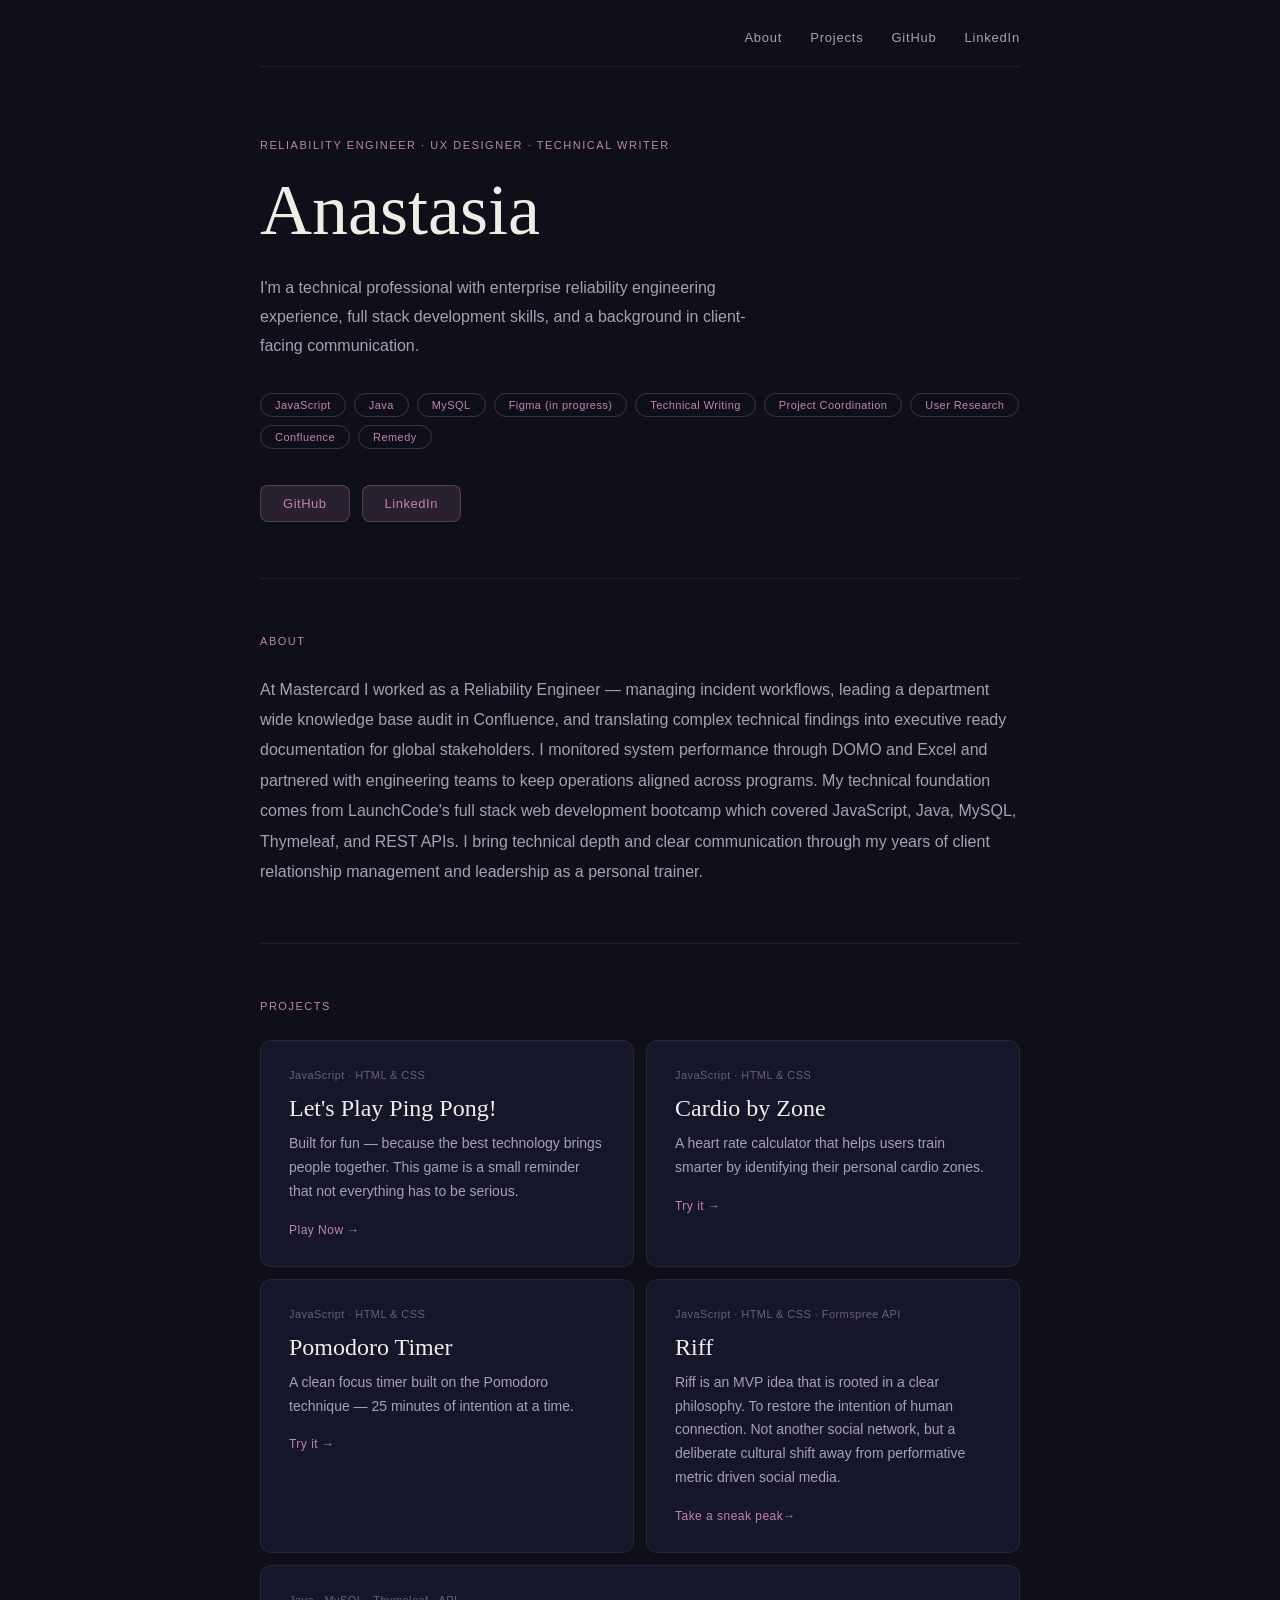
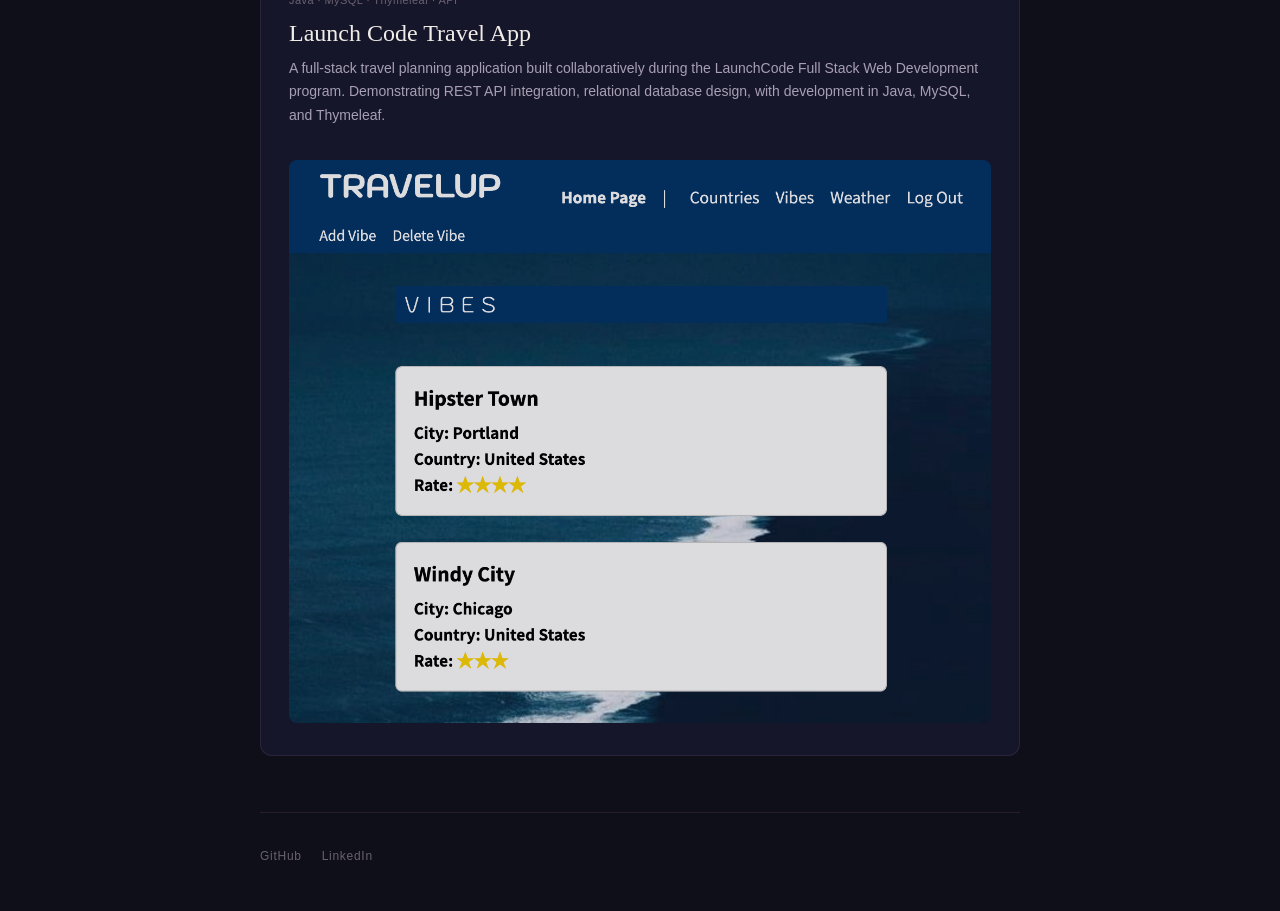
<file: index.html>
<!DOCTYPE html>
<html lang="en">
<head>
    <meta charset="UTF-8">
    <meta name="viewport" content="width=device-width, initial-scale=1.0">
    <title>Anastasia - Portfolio</title>
    <style>

    :root {
      --bg: #0f0f1a;
      --bg-card: #16162a;
      --bg-card-alt: #1c1c32;
      --accent: #c084b0;
      --accent-dim: rgba(192, 132, 176, 0.15);
      --accent-border: rgba(192, 132, 176, 0.3);
      --text-primary: #f0ece8;
      --text-secondary: #a89fb5;
      --text-muted: #6a6070;
      --border: rgba(192, 132, 176, 0.12);
    }

    * { box-sizing: border-box; margin: 0; padding: 0; }

    body {
      font-family: 'DM Sans', sans-serif;
      background-color: var(--bg);
      color: var(--text-primary);
      min-height: 100vh;
      padding: 0 20px;
    }

    /* NAV */
    nav {
      max-width: 760px;
      margin: 0 auto;
      padding: 28px 0 0;
      display: flex;
      justify-content: space-between;
      align-items: center;
      border-bottom: 0.5px solid var(--border);
      padding-bottom: 20px;
    }

    .nav-logo {
      font-family: 'Cormorant Garamond', serif;
      font-size: 20px;
      font-weight: 300;
      color: var(--accent);
      letter-spacing: 0.04em;
    }

    .nav-links {
      display: flex;
      gap: 28px;
      list-style: none;
    }

    .nav-links a {
      font-size: 13px;
      color: var(--text-secondary);
      text-decoration: none;
      letter-spacing: 0.06em;
      transition: color 0.2s;
    }

    .nav-links a:hover { color: var(--accent); }

    /* HERO */
    .hero {
      max-width: 760px;
      margin: 0 auto;
      padding: 72px 0 56px;
      border-bottom: 0.5px solid var(--border);
    }

    .hero-eyebrow {
      font-size: 11px;
      letter-spacing: 0.14em;
      text-transform: uppercase;
      color: var(--accent);
      margin-bottom: 20px;
      opacity: 0;
      animation: fadeUp 0.6s ease forwards;
    }

    .hero-name {
      font-family: 'Cormorant Garamond', serif;
      font-size: clamp(44px, 8vw, 72px);
      font-weight: 300;
      line-height: 1.1;
      color: var(--text-primary);
      margin-bottom: 24px;
      opacity: 0;
      animation: fadeUp 0.6s ease 0.1s forwards;
    }

    .hero-tagline {
      font-size: 16px;
      line-height: 1.8;
      color: var(--text-secondary);
      max-width: 520px;
      margin-bottom: 32px;
      font-weight: 300;
      opacity: 0;
      animation: fadeUp 0.6s ease 0.2s forwards;
    }

    .hero-tags {
      display: flex;
      flex-wrap: wrap;
      gap: 8px;
      margin-bottom: 36px;
      opacity: 0;
      animation: fadeUp 0.6s ease 0.3s forwards;
    }

    .tag {
      font-size: 11px;
      padding: 5px 14px;
      border-radius: 20px;
      border: 0.5px solid var(--accent-border);
      color: var(--accent);
      letter-spacing: 0.04em;
    }

    .hero-links {
      display: flex;
      gap: 12px;
      opacity: 0;
      animation: fadeUp 0.6s ease 0.4s forwards;
    }

    .btn {
      font-family: 'DM Sans', sans-serif;
      font-size: 13px;
      padding: 10px 22px;
      border-radius: 8px;
      border: 0.5px solid var(--accent-border);
      color: var(--accent);
      background: var(--accent-dim);
      text-decoration: none;
      cursor: pointer;
      transition: background 0.2s, border-color 0.2s;
      letter-spacing: 0.04em;
    }

    .btn:hover {
      background: rgba(192, 132, 176, 0.25);
      border-color: var(--accent);
    }

    /* SECTIONS */
    section {
      max-width: 760px;
      margin: 0 auto;
      padding: 56px 0;
      border-bottom: 0.5px solid var(--border);
    }

    .section-label {
      font-size: 11px;
      letter-spacing: 0.14em;
      text-transform: uppercase;
      color: var(--accent);
      margin-bottom: 28px;
    }

    /* ABOUT */
    .about-text {
      font-size: 16px;
      line-height: 1.9;
      color: var(--text-secondary);
      font-weight: 300;
    }

    /* PROJECTS */
    .projects-grid {
      display: grid;
      grid-template-columns: 1fr 1fr;
      gap: 12px;
    }

    .project-card {
      background: var(--bg-card);
      border-radius: 12px;
      padding: 28px;
      border: 0.5px solid var(--border);
      transition: border-color 0.2s, background 0.2s;
    }

    .project-card:hover {
      border-color: var(--accent-border);
      background: var(--bg-card-alt);
    }

    .project-card.featured {
      grid-column: 1 / -1;
      border-color: rgba(192, 132, 176, 0.25);
      background: var(--bg-card-alt);
      display: grid;
      grid-template-columns: 1fr auto;
      gap: 24px;
      align-items: start;
    }

    .project-card.featured:hover {
      border-color: var(--accent);
    }

    .featured-badge {
      font-size: 10px;
      letter-spacing: 0.1em;
      text-transform: uppercase;
      color: var(--accent);
      background: var(--accent-dim);
      border: 0.5px solid var(--accent-border);
      padding: 4px 10px;
      border-radius: 20px;
      white-space: nowrap;
      align-self: start;
    }

    .project-title {
      font-family: 'Cormorant Garamond', serif;
      font-size: 24px;
      font-weight: 300;
      color: var(--text-primary);
      margin-bottom: 10px;
    }

    .project-desc {
      font-size: 14px;
      color: var(--text-secondary);
      line-height: 1.7;
      margin-bottom: 16px;
      font-weight: 300;
    }

    .project-stack {
      font-size: 11px;
      color: var(--text-muted);
      letter-spacing: 0.04em;
      margin-bottom: 14px;
    }

    .project-link {
      font-size: 12px;
      color: var(--accent);
      text-decoration: none;
      letter-spacing: 0.04em;
      transition: opacity 0.2s;
    }

    .project-link:hover { opacity: 0.7; }

    .project-img {
      width: 100%;
      border-radius: 8px;
      margin-top: 16px;
      opacity: 0.85;
    }

    /* FOOTER */
    footer {
      max-width: 760px;
      margin: 0 auto;
      padding: 36px 0 48px;
      display: flex;
      justify-content: space-between;
      align-items: center;
    }

    .footer-name {
      font-family: 'Cormorant Garamond', serif;
      font-size: 16px;
      font-weight: 300;
      color: var(--text-muted);
    }

    .footer-links {
      display: flex;
      gap: 20px;
    }

    .footer-links a {
      font-size: 12px;
      color: var(--text-muted);
      text-decoration: none;
      letter-spacing: 0.06em;
      transition: color 0.2s;
    }

    .footer-links a:hover { color: var(--accent); }

    @keyframes fadeUp {
      from { opacity: 0; transform: translateY(16px); }
      to { opacity: 1; transform: translateY(0); }
    }

    @media (max-width: 560px) {
      .projects-grid { grid-template-columns: 1fr; }
      .project-card.featured { grid-template-columns: 1fr; }
      .hero-name { font-size: 42px; }
      footer { flex-direction: column; gap: 16px; text-align: center; }
    }
  </style>
</head>
<body>

  <nav>
    <div class="nav-logo"></div>
    <ul class="nav-links">
      <li><a href="#about">About</a></li>
      <li><a href="#projects">Projects</a></li>
      <li><a href="https://github.com/anamindful" target="_blank">GitHub</a></li>
      <li><a href="https://www.linkedin.com/in/anastasiacollins/" target="_blank">LinkedIn</a></li>
    </ul>
  </nav>

  <!-- HERO -->
  <div class="hero">
    <div class="hero-eyebrow">Reliability Engineer · UX Designer · Technical Writer</div>
    <h1 class="hero-name">Anastasia</h1>
    <p class="hero-tagline">I'm a technical professional with enterprise reliability engineering experience, full stack development skills, and a background in client-facing communication.</p>
    <div class="hero-tags">
      <span class="tag">JavaScript</span>
      <span class="tag">Java</span>
      <span class="tag">MySQL</span>
      <span class="tag">Figma (in progress)</span>
      <span class="tag">Technical Writing</span>
      <span class="tag">Project Coordination</span>
      <span class="tag">User Research</span>
      <span class="tag">Confluence</span>
      <span class="tag">Remedy</span>

    </div>
    <div class="hero-links">
      <a href="https://github.com/anamindful" target="_blank" class="btn">GitHub</a>
      <a href="https://www.linkedin.com/in/anastasiacollins/" target="_blank" class="btn">LinkedIn</a>
    </div>
  </div>

  <!-- ABOUT -->
  <section id="about">
    <div class="section-label">About</div>
    <p class="about-text">At Mastercard I worked as a Reliability Engineer — managing incident workflows, leading a department wide knowledge base audit in Confluence, and translating complex technical findings into executive ready documentation for global stakeholders. I monitored system performance through DOMO and Excel and partnered with engineering teams to keep operations aligned across programs. 
      My technical foundation comes from LaunchCode's full stack web development bootcamp which covered JavaScript, Java, MySQL, Thymeleaf, and REST APIs. 
      I bring technical depth and clear communication through my years of client relationship management and leadership as a personal trainer.</p>
  </section>

  <!-- PROJECTS -->
  <section id="projects">
    <div class="section-label">Projects</div>
    <div class="projects-grid">

      <!-- The100Method; IN PROGRESS
      <div class="project-card featured">
        <div>
          <p class="project-stack">Brand Design · Web Development · Wellness Coaching</p>
          <h2 class="project-title">The100Method</h2>
          <p class="project-desc">The100Method was born during Pilates teacher training — a philosophy about staying grounded while going after your goals. In Pilates, the Hundred is a foundational exercise: 100 beats of the arms, breathing in and breathing out, a reminder to move with intention and connect breath to your core.<br><br>Breathe in, breathe out. Move through your day knowing that every choice flows from your core values and beliefs. And when things don't go as planned — dig deeper. Understand how your beliefs may need to shift to carry you to the next level.<br><br><em style="color: var(--accent); font-family: 'Cormorant Garamond', serif; font-size: 16px;">#youareenough</em></p>
          <img src="/logo.png" alt="The100Method Logo" class="project-img" style="max-width: 180px;">
        </div>
      </div>
      -->

      <!-- Ping Pong -->
      <div class="project-card">
        <p class="project-stack">JavaScript · HTML & CSS</p>
        <h2 class="project-title">Let's Play Ping Pong!</h2>
        <p class="project-desc">Built for fun — because the best technology brings people together. This game is a small reminder that not everything has to be serious.</p>
      <a href="game.html" target="_blank" class="project-link">Play Now →</a>
    </div>

      <!-- Cardio -->
      <div class="project-card">
        <p class="project-stack">JavaScript · HTML & CSS</p>
        <h2 class="project-title">Cardio by Zone</h2>
        <p class="project-desc">A heart rate calculator that helps users train smarter by identifying their personal cardio zones.</p>
        <a href="cardio.html" target="_blank" class="project-link">Try it →</a>
      </div>

      <!-- Pomodoro -->
      <div class="project-card">
        <p class="project-stack">JavaScript · HTML & CSS</p>
        <h2 class="project-title">Pomodoro Timer</h2>
        <p class="project-desc">A clean focus timer built on the Pomodoro technique — 25 minutes of intention at a time.</p>
        <a href="timer.html" target="_blank" class="project-link">Try it →</a>
      </div>

      <!-- MVP Riff -->
      <div class="project-card">
        <p class="project-stack">JavaScript · HTML & CSS · Formspree API</p>
        <h2 class="project-title">Riff</h2>
        <p class="project-desc">Riff is an MVP idea that is rooted in a clear philosophy. To restore the intention of human connection. Not another social network, but a deliberate cultural shift away from performative metric driven social media.</p>
        <a href="riff.html" target="_blank" class="project-link">Take a sneak peak→</a>
      </div>

      <!-- Travel App -->
      <div class="project-card" style="grid-column: 1 / -1;">
        <p class="project-stack">Java · MySQL · Thymeleaf · API</p>
        <h2 class="project-title">Launch Code Travel App</h2>
        <p class="project-desc">A full-stack travel planning application built collaboratively during the LaunchCode Full Stack Web Development program. Demonstrating REST API integration, relational database design, with development in Java, MySQL, and Thymeleaf.</p>
        <img src="/travel.png" alt="Travel Up App" class="project-img">
      </div>

    </div>
  </section>

  <footer>
    <div class="footer-links">
      <a href="https://github.com/anamindful" target="_blank">GitHub</a>
      <a href="https://www.linkedin.com/in/anastasiacollins/" target="_blank">LinkedIn</a>
    </div>
  </footer>

</body>
</html>
</file>
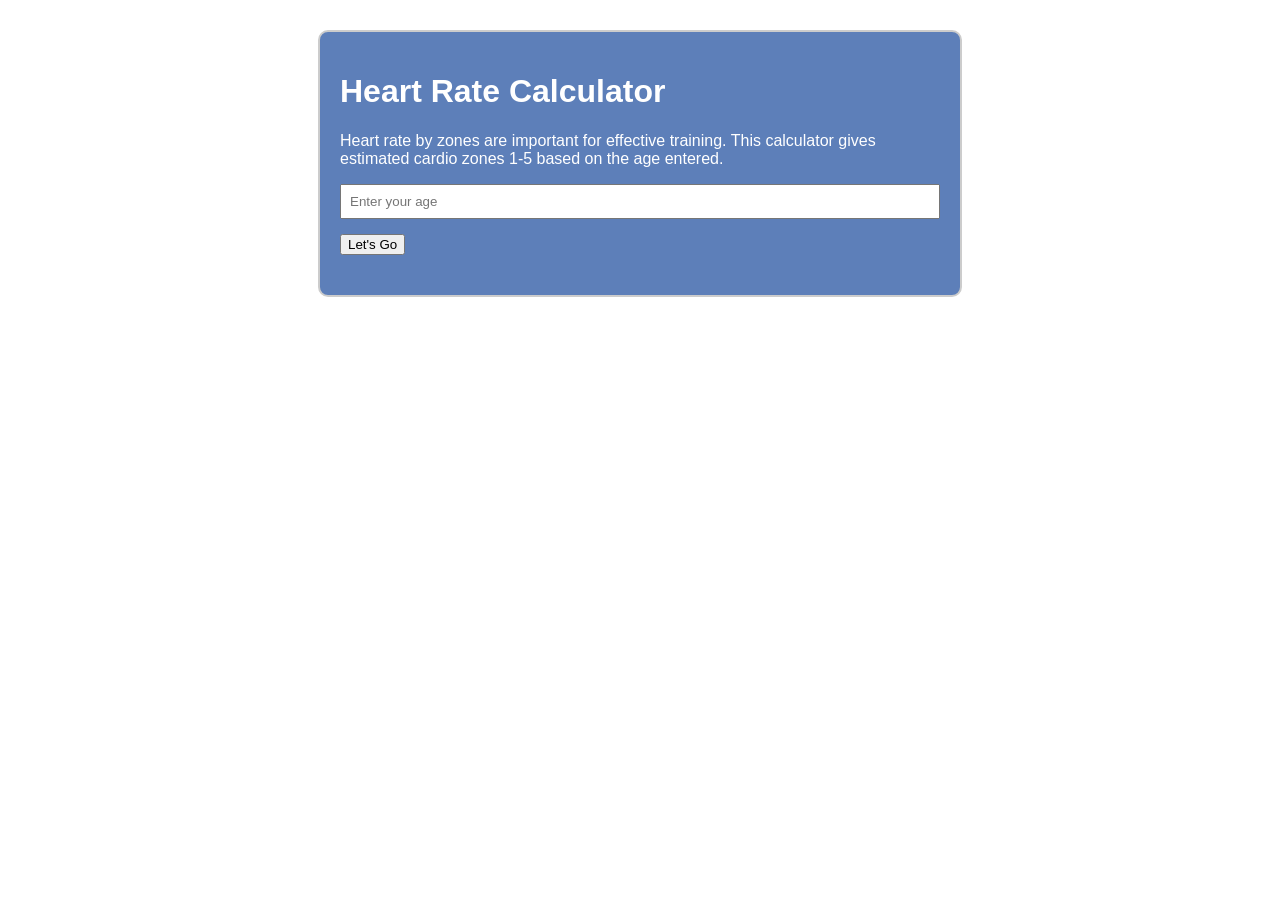
<file: cardio.html>
<!DOCTYPE html>
<html lang="en">
<head>
    <meta charset="UTF-8">
    <meta name="viewport" content="width=device-width, initial-scale=1.0">
    <title>Heart Rate by Zone</title>
    <style>
        body {
            font-family: Arial, sans-serif;
            margin: 20px;
        }
        
        h1 {
            color: white;
        }

        p {
            color: white;
        }

        .container {
            max-width: 600px;
            margin: 30px auto;
            padding: 20px;
            border: 2px solid #ccc;
            border-radius: 10px;
            background-color: rgb(93, 127, 185);
        }
        .form-group {
            margin-bottom: 15px;
        }
        label {
            display: block;
            margin-bottom: 5px;
        }
        input[type="number"] {
            width: 100%;
            padding: 8px;
            box-sizing: border-box;
        }
        .results {
            margin-top: 20px;
        }
        .zone {
            margin-bottom: 10px;
        }
    </style>
</head>
<body>
    <div class="container">
        <h1>Heart Rate Calculator</h1>
        <p>Heart rate by zones are important for effective training. This calculator gives estimated cardio zones 1-5 based on the age entered.</p>
        <div class="form-group">
        
            <input type="number" id="age" placeholder="Enter your age">
        </div>
        <button onclick="calculateTHR()">Let's Go</button>
        <div class="results" id="results"></div>
    </div>

    <script src="js/cardiocal.js"></script>
</body>
</html>
</file>
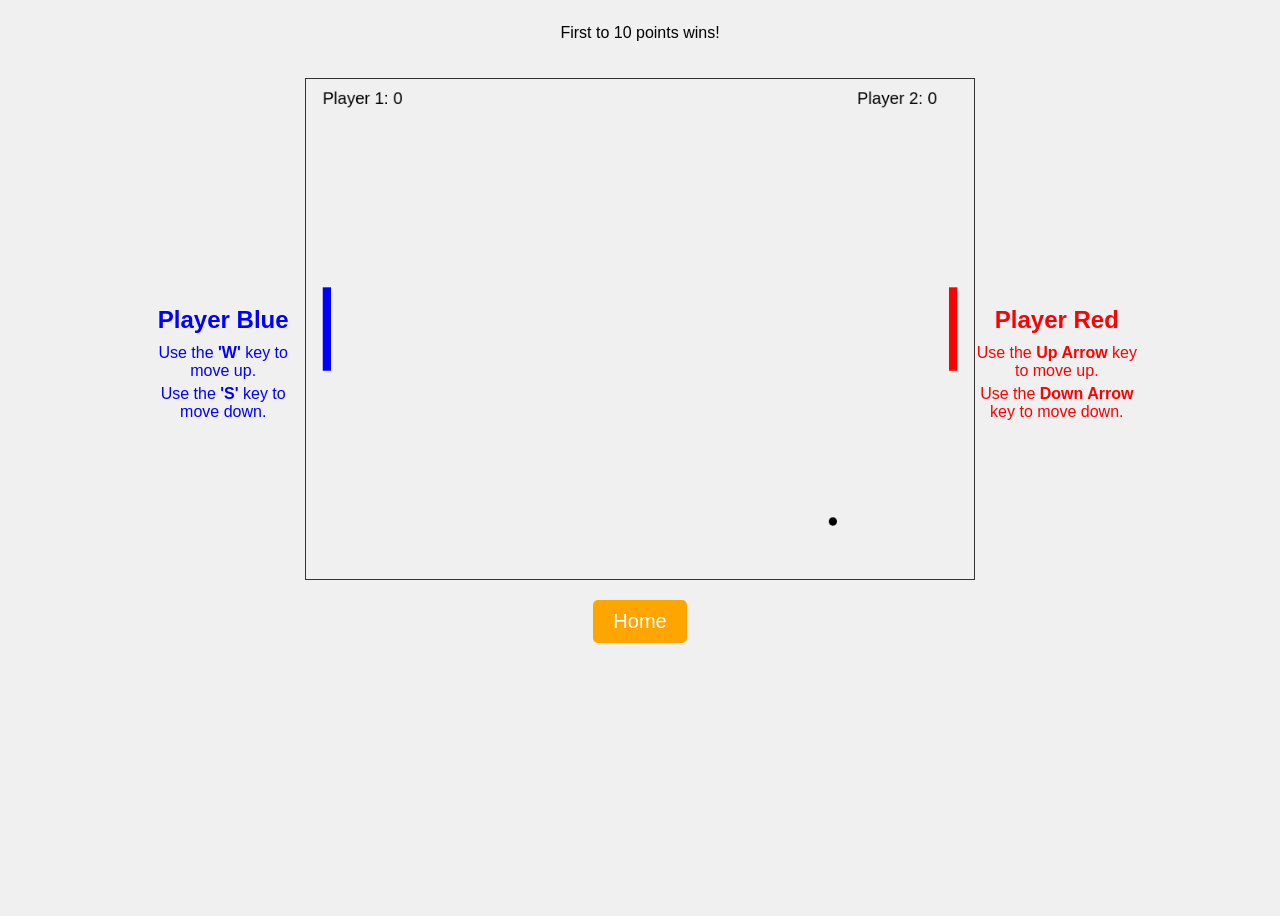
<file: game.html>
<!DOCTYPE html>
<html lang="en">
<head>
    <meta charset="UTF-8">
    <meta name="viewport" content="width=device-width, initial-scale=1.0">
    <title>Ping Pong Game</title>
    <style>
        body {
            font-family: Arial, sans-serif;
            margin: 4px;
            padding: 4px;
            background-color: #f0f0f0;
            display: flex;
            flex-direction: column;
            align-items: center;
            height: 100vh;
            text-align: center;
        }

        canvas {
            border: 1px solid #333;
            max-width: 100%;
            height: auto;
        }

        button {
            margin-top: 20px;
            padding: 10px 20px;
            font-size: 20px;
            background-color: orange;
            color: white;
            border: none;
            border-radius: 5px;
            cursor: pointer;
            transition: background-color 0.3s;
        }

        button:hover {
            background-color: darkorange;
        }

        .instructions-container {
            display: flex;
            justify-content: space-between;
            align-items: center;
            width: 100%;
            max-width: 1000px;
            margin-bottom: 20px;
        }

        .instructions {
            width: 200px;
        }

        .instructions p {
            font-size: 16px;
            margin: 5px 0;
        }

        .instructions h2 {
            margin: 10px 0;
        }

        .player-blue {
            color: blue;
        }

        .player-red {
            color: red;
        }

        .game-info {
            margin-bottom: 20px;
        }

        .game-container {
            display: flex;
            flex-direction: column;
            align-items: center;
        }
    </style>
</head>
<body>

<div class="game-info">
    <p>First to 10 points wins!</p>
</div>

<div class="instructions-container">
    <div class="instructions player-blue">
        <h2>Player Blue</h2>
        <p>Use the <strong>'W'</strong> key to move up.</p>
        <p>Use the <strong>'S'</strong> key to move down.</p>
    </div>
    <div class="game-container">
        <canvas id="gameCanvas" width="800" height="600"></canvas>
        <button onclick="homePage()">Home</button>
    </div>
    <div class="instructions player-red">
        <h2>Player Red</h2>
        <p>Use the <strong>Up Arrow</strong> key to move up.</p>
        <p>Use the <strong>Down Arrow</strong> key to move down.</p>
    </div>
</div>

<script>
    function homePage() {
        window.location.href = "index.html";
    }
</script>

<script src="js/pingpong.js"></script>

</body>
</html>
</file>
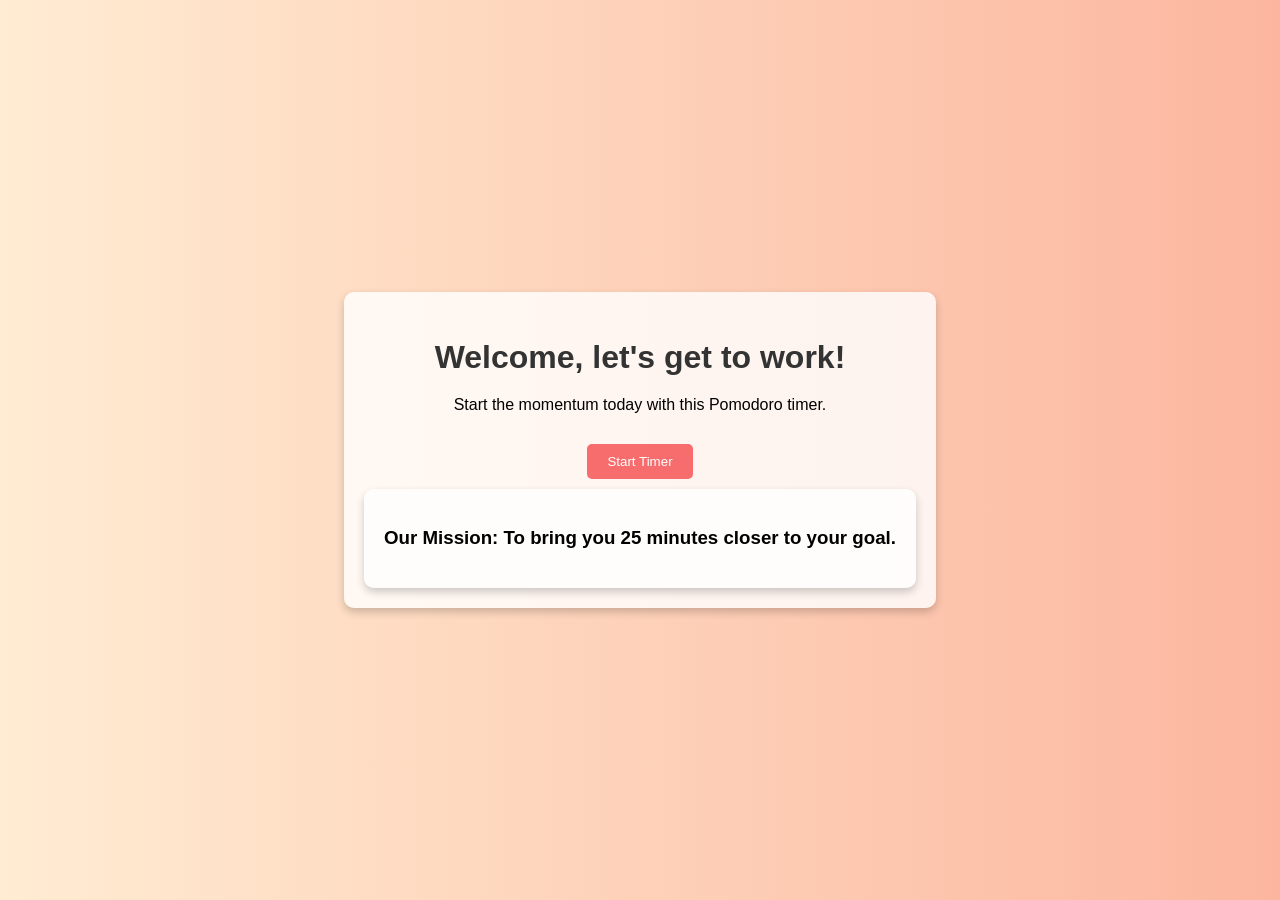
<file: timer.html>
<!DOCTYPE html>
<html lang="en">
<head>
    <meta charset="UTF-8">
    <meta name="viewport" content="width=device-width, initial-scale=1.0">
    <title>Pomodoro Timer</title>
    <style>
        body {
            font-family: 'Arial', sans-serif;
            background: linear-gradient(to right, #ffecd2, #fcb69f);
            display: flex;
            justify-content: center;
            align-items: center;
            height: 100vh;
            margin: 0;
        }

        .container {
            text-align: center;
            background: rgba(255, 255, 255, 0.8);
            padding: 20px;
            border-radius: 10px;
            box-shadow: 0 4px 8px rgba(0, 0, 0, 0.2);
        }

        h2 {
            color: #333;
            font-size: 2em;
            margin-bottom: 20px;
        }

        #clock {
            font-size: 1.5em;
            margin: 20px 0;
        }

        button {
            background-color: #f76c6c;
            color: white;
            border: none;
            padding: 10px 20px;
            margin: 10px;
            border-radius: 5px;
            cursor: pointer;
        }

        button:hover {
            background-color: #e55b5b;
        }

        .dream-entry, .dream-log {
            margin-top: 20px;
        }

        textarea {
            width: 80%;
            height: 100px;
            border-radius: 5px;
            border: 1px solid #ccc;
            padding: 10px;
            font-size: 1em;
        }

        #dreamList {
            list-style: none;
            padding: 0;
        }

        #dreamList li {
            background: #fff;
            margin: 10px 0;
            padding: 10px;
            border-radius: 5px;
            box-shadow: 0 2px 4px rgba(0, 0, 0, 0.1);
        }
    </style>
</head>
    <body>
        <div class="container">
        <h2>Welcome, let's get to work!</h2>
            <p>Start the momentum today with this Pomodoro timer.
            </p>
    
        <div id="clock"></div>
        <button id="startButton">Start Timer</button>


        <script src="/js/pomotimer.js"></script>
    </body>
<body>
    <div class="container">
        <h3>Our Mission: To bring you 25 minutes closer to your goal.</h3>

    </div>
</body>
</html>
</file>
